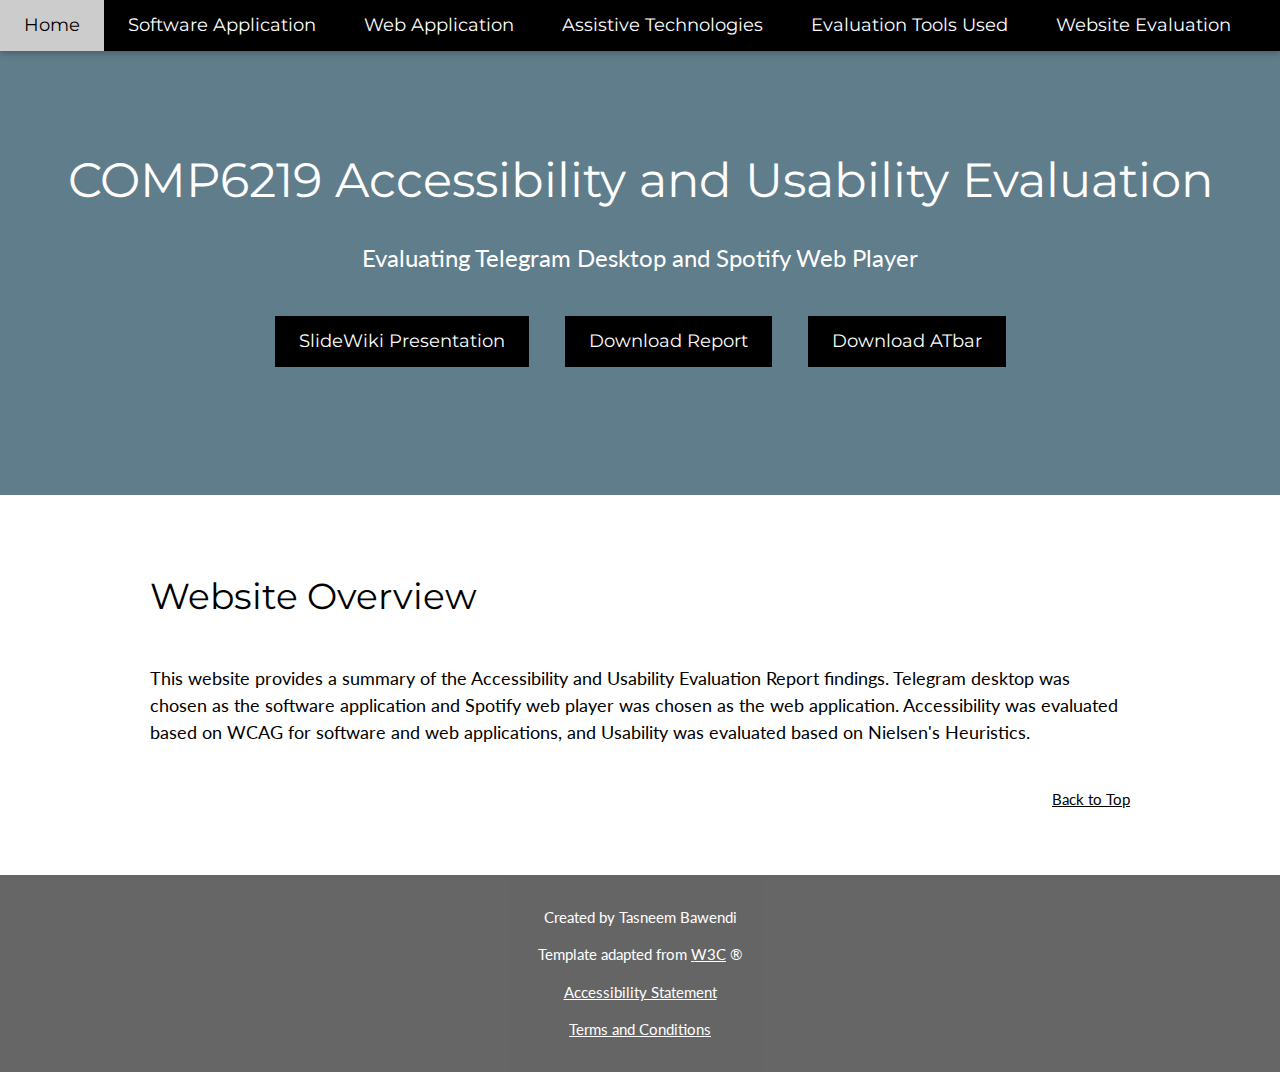
<file: index.html>
<!DOCTYPE html>
<html lang="en">
<title>COMP6219 Website</title>
<meta charset="UTF-8">
<meta name="viewport" content="width=device-width, initial-scale=1">
<link rel="stylesheet" href="w3.css">
<link rel="stylesheet" href="https://fonts.googleapis.com/css?family=Lato">
<link rel="stylesheet" href="https://fonts.googleapis.com/css?family=Montserrat">
<link rel="stylesheet" href="https://cdnjs.cloudflare.com/ajax/libs/font-awesome/4.7.0/css/font-awesome.min.css">
<style>
body,h1,h2,h3,h4,h5,h6 {font-family: "Lato", sans-serif}
.w3-bar,h1,button {font-family: "Montserrat", sans-serif}
.fa-anchor,.fa-coffee {font-size:200px}
</style>
<body>

<!-- Navbar -->
<div class="w3-top">
  <div class="w3-bar w3-black w3-card w3-left-align w3-large">
    <a class="w3-bar-item w3-button w3-hide-medium w3-hide-large w3-right w3-padding-large w3-hover-white w3-large w3-blue-grey" href="javascript:void(0);" onclick="myFunction()" title="Toggle Navigation Menu">Toggle Navigation Menu<i class="fa fa-bars"></i></a>
    <a href="index.html" class="w3-bar-item w3-button w3-padding-large w3-white">Home</a>
    <a href="telegram.html" class="w3-bar-item w3-button w3-hide-small w3-padding-large w3-hover-white">Software Application</a>
    <a href="spotify.html" class="w3-bar-item w3-button w3-hide-small w3-padding-large w3-hover-white">Web Application</a>
    <a href="assistivetech.html" class="w3-bar-item w3-button w3-hide-small w3-padding-large w3-hover-white">Assistive Technologies</a>
    <a href="tools.html" class="w3-bar-item w3-button w3-hide-small w3-padding-large w3-hover-white">Evaluation Tools Used</a>
    <a href="websiteaccessibility.html" class="w3-bar-item w3-button w3-hide-small w3-padding-large w3-hover-white">Website Evaluation</a>

  </div>

  <!-- Navbar on small screens -->
  <div id="navDemo" class="w3-bar-block w3-white w3-hide w3-hide-large w3-hide-medium w3-large">
    <a href="telegram.html" class="w3-bar-item w3-button w3-padding-large">Software Application</a>
    <a href="spotify.html" class="w3-bar-item w3-button w3-padding-large">Web Application</a>
    <a href="assistivetech.html" class="w3-bar-item w3-button w3-padding-large">Assistive Technologies</a>
    <a href="tools.html" class="w3-bar-item w3-button w3-padding-large">Evaluation Tools</a>
    <a href="websiteaccessibility.html" class="w3-bar-item w3-button w3-padding-large">Website Evaluation</a>
  </div>
</div>

<header class="w3-container w3-blue-grey w3-center" style="padding:128px 16px">
  <h1 class="w3-margin w3-xxxlarge">COMP6219 Accessibility and Usability Evaluation</h1>
  <p class="w3-xlarge">Evaluating Telegram Desktop and Spotify Web Player</p>
  <button onclick="location.href='https://slidewiki.org/deck/129429-1/comp6219-oral-presentation-tb9g16/deck/129429-1/'" class="w3-button w3-black w3-padding-large w3-large w3-margin-top w3-margin-right w3-margin-left">SlideWiki Presentation</button>
  <button onclick="location.href='https://drive.google.com/file/d/18xj0GdfCVFo0-KdSomIgg6z8AfVI7L2q/view?usp=sharing'" class="w3-button w3-black w3-padding-large w3-large w3-margin-top w3-margin-right w3-margin-left">Download Report</button>
  <button onclick="location.href='https://www.atbar.org/'" class="w3-button w3-black w3-padding-large w3-large w3-margin-top w3-margin-right w3-margin-left">Download ATbar</button>

</header>

<div class="w3-row-padding w3-padding-64 w3-container">
  <div class="w3-content">
      <h1>Website Overview</h1>
      <h5 class="w3-padding-32">This website provides a summary of the Accessibility and Usability Evaluation Report findings.
      Telegram desktop was chosen as the software application and Spotify web player was chosen as the web application.
      Accessibility was evaluated based on WCAG for software and web applications, and Usability was evaluated based on Nielsen's Heuristics. </h5>
      <div class="w3-right">
        <a href="#" class="back_to_top"> Back to Top</a>
      </div>
    </div>

</div>

<footer class="w3-container w3-black w3-padding-16 w3-center w3-opacity">
 <p>Created by Tasneem Bawendi</p>
 <p>Template adapted from <a href="https://www.w3schools.com/w3css/w3css_templates.asp" target="_blank">W3C</a> ®</p>
 <p><a href="accessibilityStatement.html" target="_blank">Accessibility Statement</a></p>
 <p><a href="https://www.termsfeed.com/terms-conditions/81574f91f42cd8895207a1f52e9bad9a" target="_blank">Terms and Conditions</a></p>
</footer>

<script>
// Used to toggle the menu on small screens when clicking on the menu button
function myFunction() {
  var x = document.getElementById("navDemo");
  if (x.className.indexOf("w3-show") == -1) {
    x.className += " w3-show";
  } else {
    x.className = x.className.replace(" w3-show", "");
  }
}
</script>

</body>
</html>
</file>
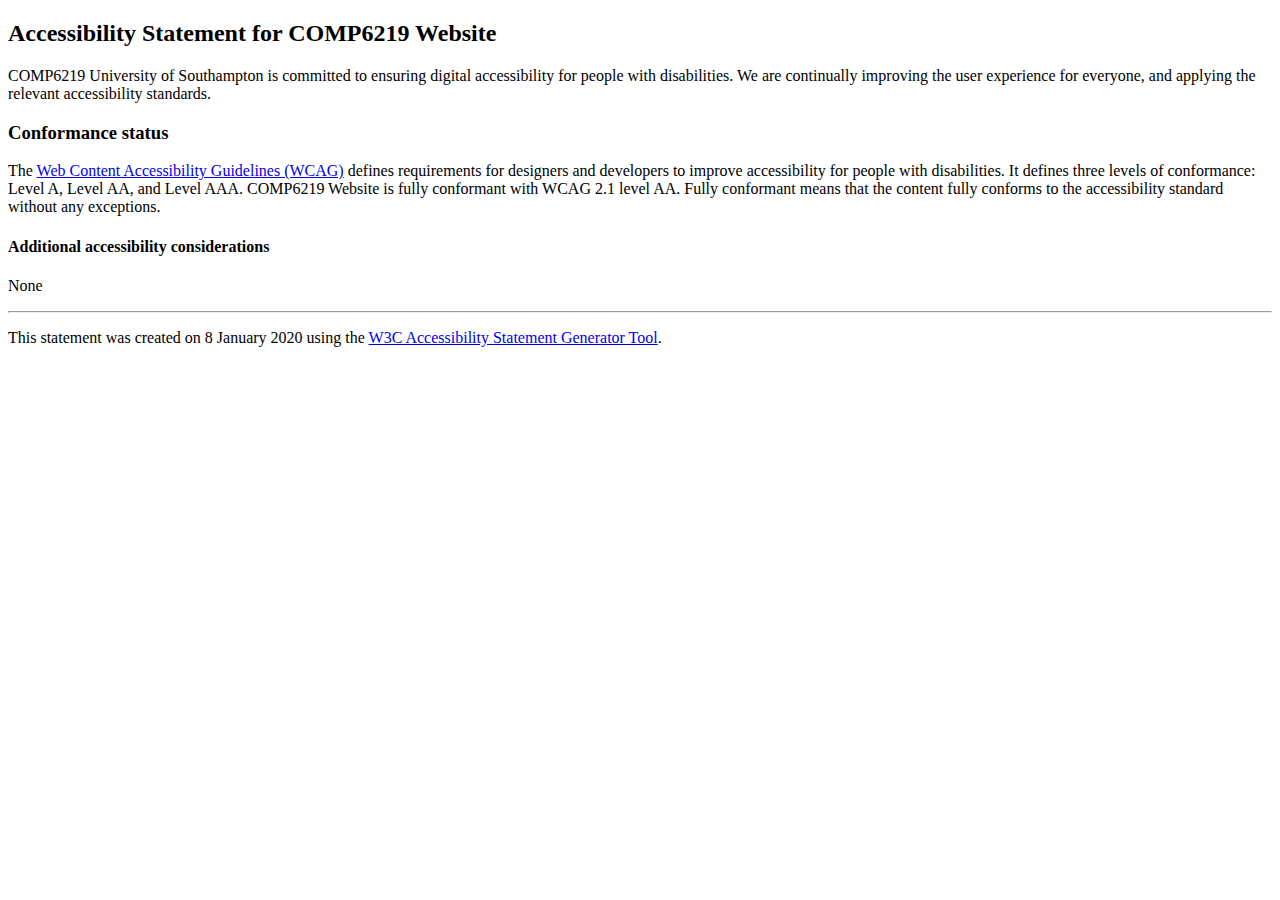
<file: accessibilityStatement.html>
<!DOCTYPE html>
<title>Accessibility Statement</title>
<html lang="en">
<h2>Accessibility Statement for <span class="basic-information website-name">COMP6219 Website</span></h2>
<p>
	<span class="basic-information organization-name">COMP6219 University of Southampton</span>
	is committed to ensuring digital accessibility for people with disabilities.
	We are continually improving the user experience for everyone, and applying the relevant accessibility standards.
</p>
<h3>Conformance status</h3>
<p>
	The <a href="https://www.w3.org/WAI/standards-guidelines/wcag/">Web Content Accessibility Guidelines (WCAG)</a> defines requirements for designers and developers to improve accessibility for people with disabilities. It defines three levels of conformance: Level A, Level AA, and Level AAA.
	<span class="basic-information website-name">COMP6219 Website</span>
	is
	<span class="basic-information conformance-status" data-printfilter="lowercase">fully conformant</span>
	with
	<span class="basic-information conformance-standard"><span data-negate="">WCAG 2.1 level AA</span>.</span>
	<span>
	<span class="basic-information conformance-status">Fully conformant</span>
	means that
	<span class="basic-information conformance-meaning">the content fully conforms to the accessibility standard without any exceptions</span>.
</span>
</p>
<h4>Additional accessibility considerations</h4>
<p class="basic-information conformance-additions">None</p>
<hr>
<p>
	This statement was created on
	<span class="basic-information statement-created-date">8 January 2020</span>
	using the <a href="https://www.w3.org/WAI/planning/statements/">W3C Accessibility Statement Generator Tool</a>.
</p>
</file>
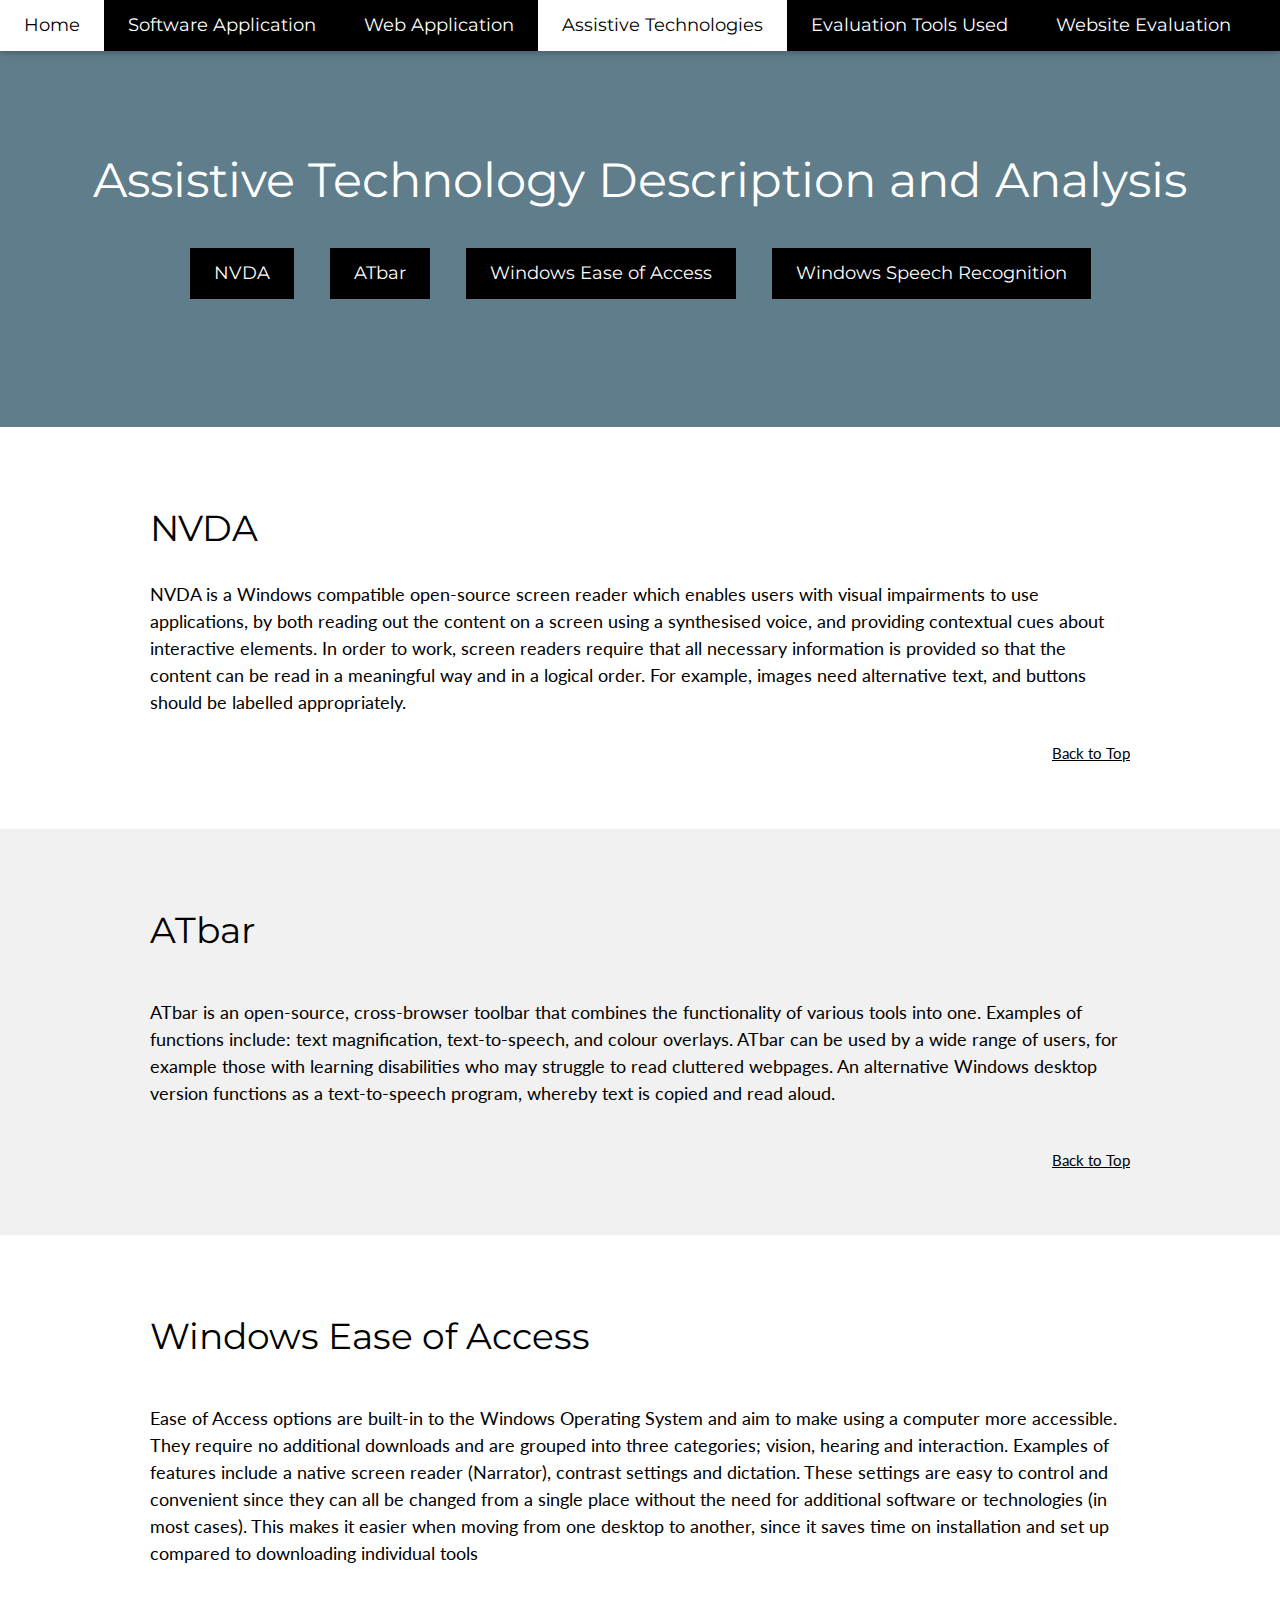
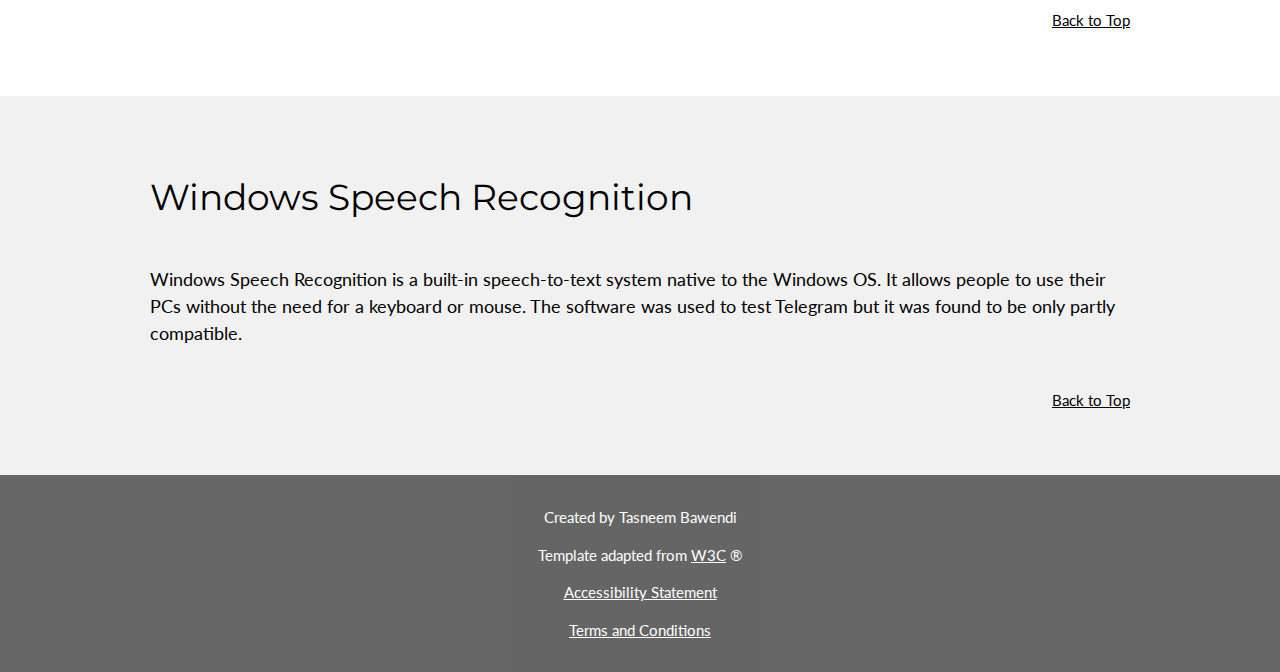
<file: assistivetech.html>
<!DOCTYPE html>
<html lang="en">
<title>COMP6219 Website: Assistive Tech</title>
<meta charset="UTF-8">
<meta name="viewport" content="width=device-width, initial-scale=1">
<link rel="stylesheet" href="w3.css">
<link rel="stylesheet" href="https://fonts.googleapis.com/css?family=Lato">
<link rel="stylesheet" href="https://fonts.googleapis.com/css?family=Montserrat">
<link rel="stylesheet" href="https://cdnjs.cloudflare.com/ajax/libs/font-awesome/4.7.0/css/font-awesome.min.css">
<style>
body,h1,h2,h3,h4,h5,h6 {font-family: "Lato", sans-serif}
.w3-bar,h1,button {font-family: "Montserrat", sans-serif}
.fa-anchor,.fa-coffee {font-size:200px}
</style>
<body>

<!-- Navbar -->
<div class="w3-top">
  <div class="w3-bar w3-black w3-card w3-left-align w3-large">
    <a class="w3-bar-item w3-button w3-hide-medium w3-hide-large w3-right w3-padding-large w3-hover-white w3-large w3-blue-grey" href="javascript:void(0);" onclick="myFunction()" title="Toggle Navigation Menu">Toggle Navigation Menu<i class="fa fa-bars"></i></a>
    <a href="index.html" class="w3-bar-item w3-button w3-padding-large w3-hover-white">Home</a>
    <a href="telegram.html" class="w3-bar-item w3-button w3-hide-small w3-padding-large w3-hover-white">Software Application</a>
    <a href="spotify.html" class="w3-bar-item w3-button w3-hide-small w3-padding-large w3-hover-white">Web Application</a>
    <a href="assistivetech.html" class="w3-bar-item w3-button w3-hide-small w3-padding-large w3-white w3-hover-white">Assistive Technologies</a>
    <a href="tools.html" class="w3-bar-item w3-button w3-hide-small w3-padding-large w3-hover-white">Evaluation Tools Used</a>
    <a href="websiteaccessibility.html" class="w3-bar-item w3-button w3-hide-small w3-padding-large w3-hover-white">Website Evaluation</a>

  </div>

  <!-- Navbar on small screens -->
  <div id="navDemo" class="w3-bar-block w3-white w3-hide w3-hide-large w3-hide-medium w3-large">
    <a href="telegram.html" class="w3-bar-item w3-button w3-padding-large">Software Application</a>
    <a href="spotify.html" class="w3-bar-item w3-button w3-padding-large">Web Application</a>
    <a href="assistivetech.html" class="w3-bar-item w3-button w3-padding-large">Assistive Technologies</a>
    <a href="tools.html" class="w3-bar-item w3-button w3-padding-large">Evaluation Tools</a>
    <a href="websiteaccessibility.html" class="w3-bar-item w3-button w3-padding-large">Website Evaluation</a>
  </div>
</div>

<!-- Header -->
<header class="w3-container w3-blue-grey w3-center" style="padding:128px 16px">
  <h1 class="w3-margin w3-xxxlarge">Assistive Technology Description and Analysis</h1>
  <button onclick="location.href='#nvda'" class="w3-button w3-black w3-padding-large w3-large w3-margin-top w3-margin-right w3-margin-left">NVDA</button>
  <button onclick="location.href='#atbar'" class="w3-button w3-black w3-padding-large w3-large w3-margin-top w3-margin-right w3-margin-left">ATbar</button>
  <button onclick="location.href='#ease'" class="w3-button w3-black w3-padding-large w3-large w3-margin-top w3-margin-right w3-margin-left">Windows Ease of Access</button>
  <button onclick="location.href='#speechrecognition'" class="w3-button w3-black w3-padding-large w3-large w3-margin-top w3-margin-right w3-margin-left">Windows Speech Recognition</button>
</header>

<!-- First Grid -->
<div class="w3-row-padding w3-padding-64 w3-container" id="nvda">
  <div class="w3-content">
      <h1>NVDA</h1>
      <h5 class="w3-padding-16">NVDA is a Windows compatible open-source screen reader which enables users with visual impairments to use applications, by both reading out the content on a screen using a synthesised voice, and providing contextual cues about interactive elements.
In order to work, screen readers require that all necessary information is provided so that the content can be read in a meaningful way and in a logical order. For example, images need alternative text, and buttons should be labelled appropriately.
</h5>
<div class="w3-right">
  <a href="#" class="back_to_top"> Back to Top</a>
</div>



  </div>
</div>

<!-- Second Grid -->
<div class="w3-row-padding w3-light-grey w3-padding-64 w3-container" id="atbar">
  <div class="w3-content">
      <h1>ATbar</h1>
      <h5 class="w3-padding-32">ATbar is an open-source, cross-browser toolbar that combines the functionality of various tools into one. Examples of functions include: text magnification, text-to-speech, and colour overlays.
        ATbar can be used by a wide range of users, for example those with learning disabilities who may struggle to read cluttered webpages. An alternative Windows desktop version functions as a text-to-speech program, whereby text is copied and read aloud. </h5>
        <div class="w3-right">
          <a href="#" class="back_to_top"> Back to Top</a>
        </div>
  </div>
</div>

<!-- First Grid -->
<div class="w3-row-padding w3-padding-64 w3-container" id="ease">
  <div class="w3-content">
      <h1>Windows Ease of Access</h1>
      <h5 class="w3-padding-32">Ease of Access options are built-in to the Windows Operating System and aim to make using a computer more accessible. They require no additional downloads and are grouped into three categories; vision, hearing and interaction. Examples of features include a native screen reader (Narrator), contrast settings and dictation.
These settings are easy to control and convenient since they can all be changed from a single place without the need for additional software or technologies (in most cases). This makes it easier when moving from one desktop to another, since it saves time on installation and set up compared to downloading individual tools
</h5>
<div class="w3-right">
  <a href="#" class="back_to_top"> Back to Top</a>
</div>

  </div>
</div>

<!-- Second Grid -->
<div class="w3-row-padding w3-light-grey w3-padding-64 w3-container" id="speechrecognition">
  <div class="w3-content">
      <h1>Windows Speech Recognition</h1>
      <h5 class="w3-padding-32">Windows Speech Recognition is a built-in speech-to-text system native to the Windows OS. It allows people to use their PCs without the need for a keyboard or mouse.
        The software was used to test Telegram but it was found to be only partly compatible. </h5>
        <div class="w3-right">
          <a href="#" class="back_to_top"> Back to Top</a>
        </div>

  </div>
</div>


<!-- Footer -->
<footer class="w3-container w3-black w3-padding-16 w3-center w3-opacity">
 <p>Created by Tasneem Bawendi</p>
 <p>Template adapted from <a href="https://www.w3schools.com/w3css/w3css_templates.asp" target="_blank">W3C</a> ®</p>
 <p><a href="accessibilityStatement.html" target="_blank">Accessibility Statement</a></p>
 <p><a href="https://www.termsfeed.com/terms-conditions/81574f91f42cd8895207a1f52e9bad9a" target="_blank">Terms and Conditions</a></p>
</footer>

<script>
// Used to toggle the menu on small screens when clicking on the menu button
function myFunction() {
  var x = document.getElementById("navDemo");
  if (x.className.indexOf("w3-show") == -1) {
    x.className += " w3-show";
  } else {
    x.className = x.className.replace(" w3-show", "");
  }
}
</script>

</body>
</html>
</file>
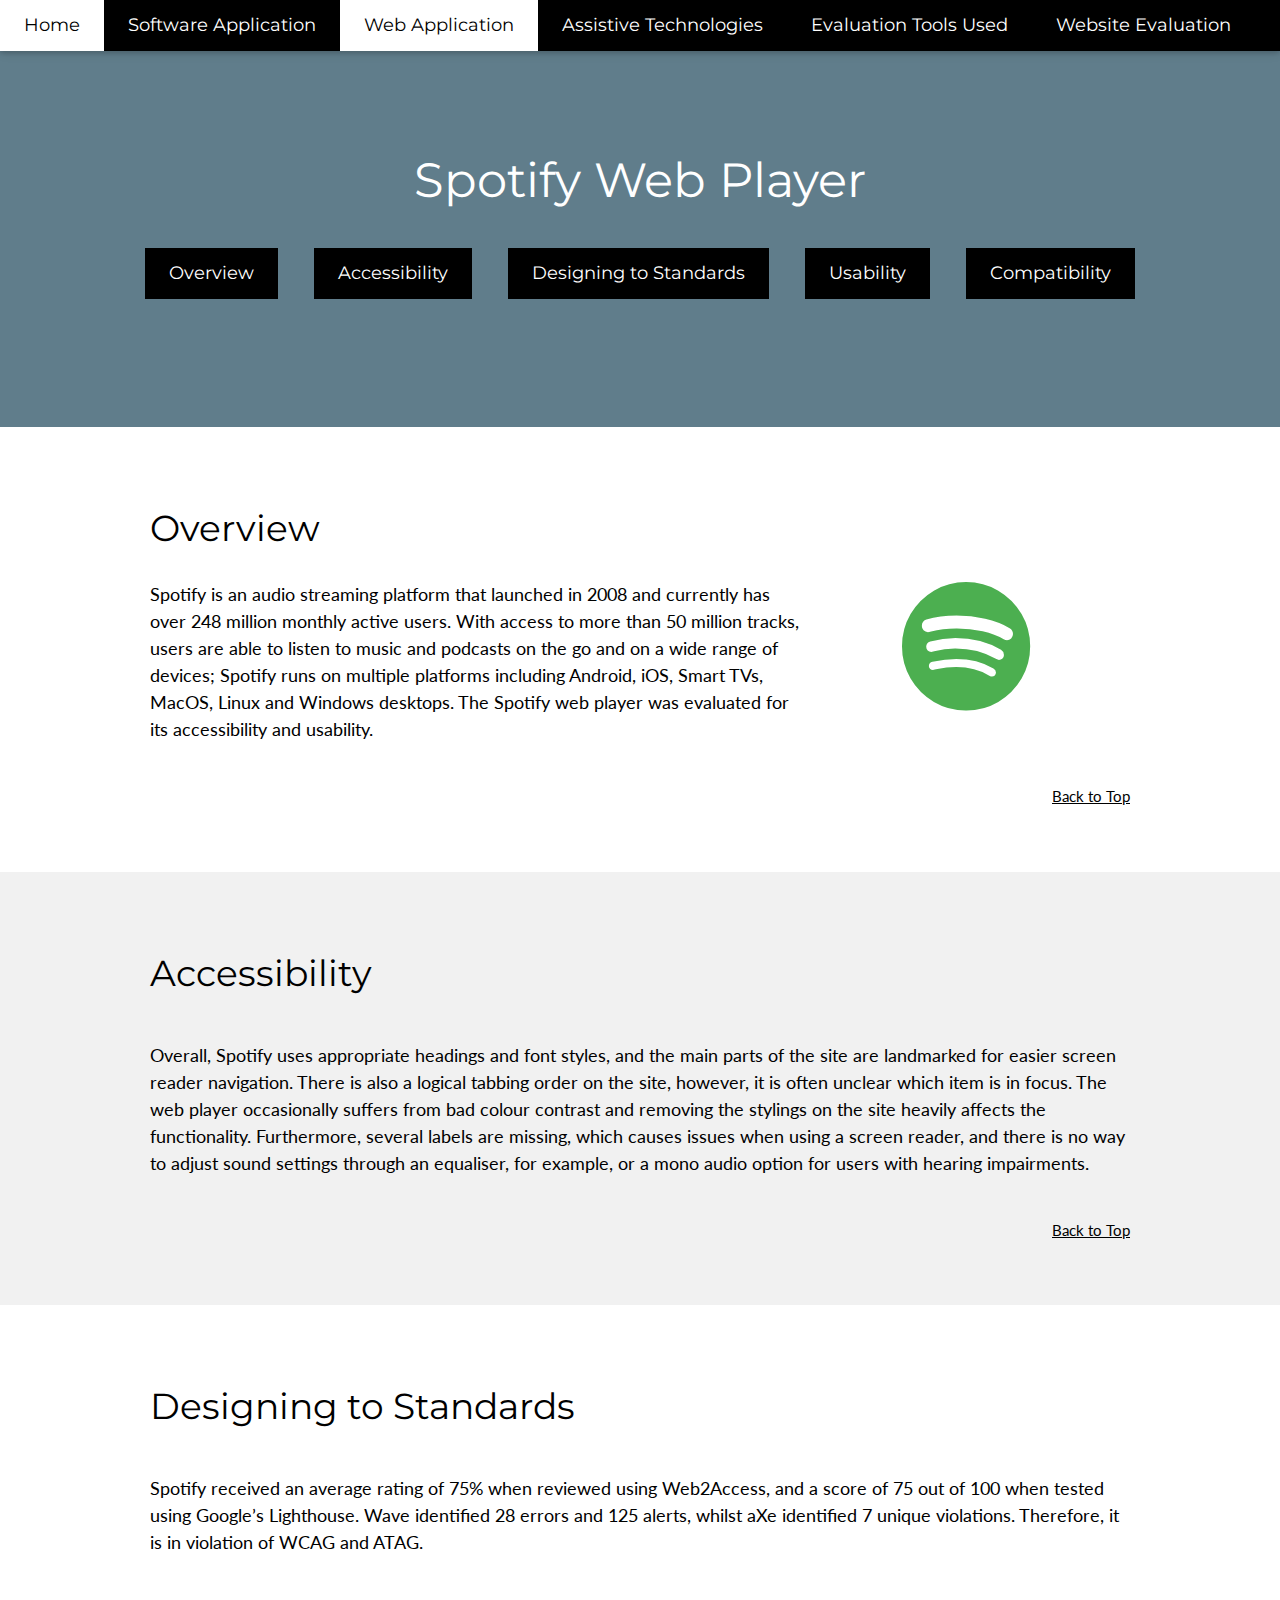
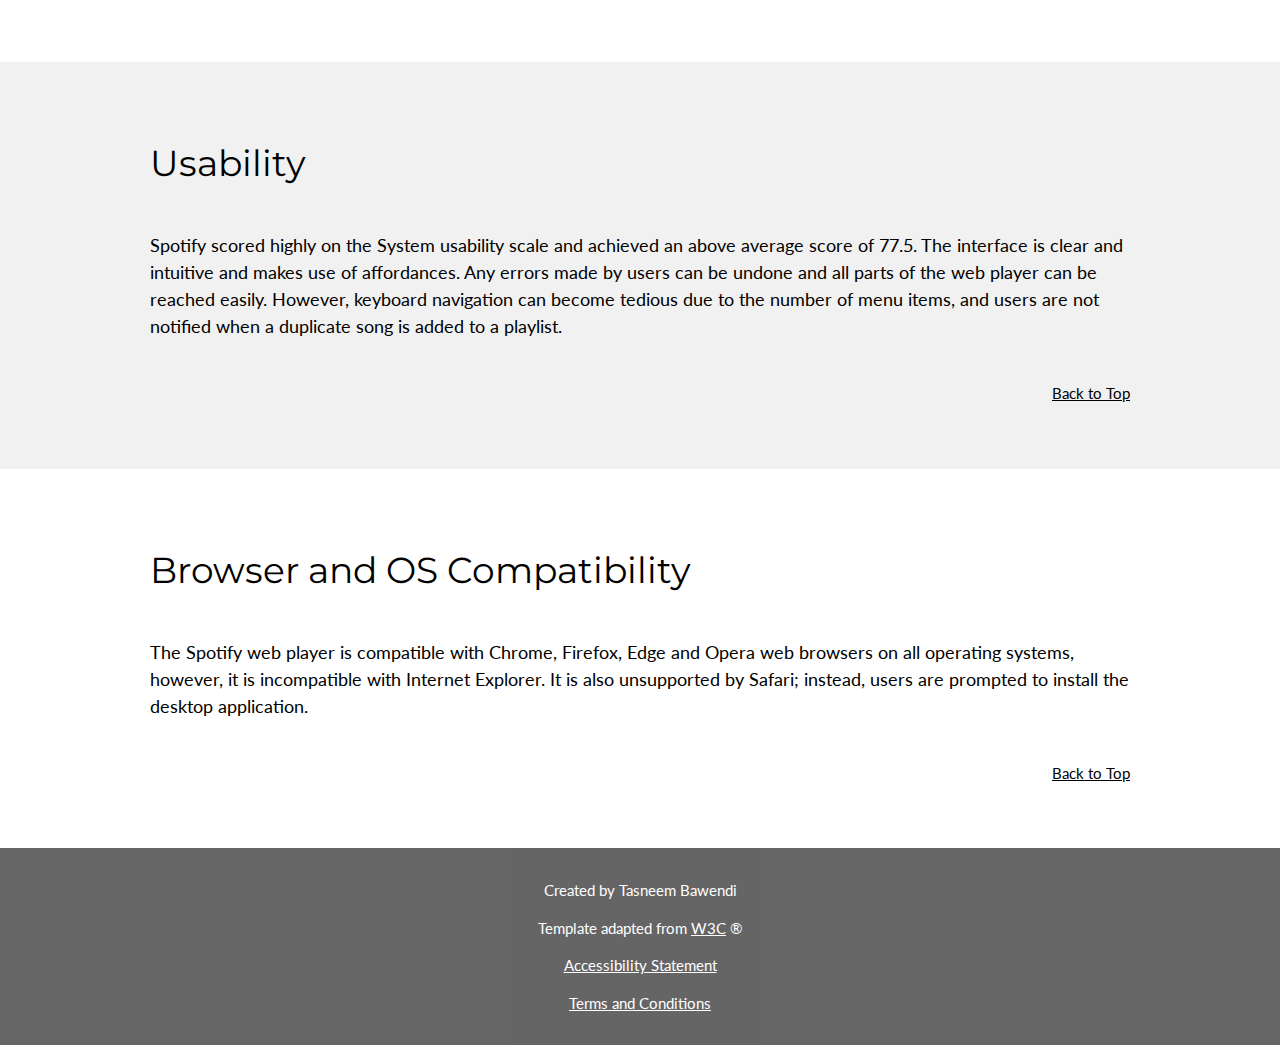
<file: spotify.html>
<!DOCTYPE html>
<html lang="en">
<title>COMP6219 Website: Spotify</title>
<meta charset="UTF-8">
<meta name="viewport" content="width=device-width, initial-scale=1">
<link rel="stylesheet" href="w3.css">
<link rel="stylesheet" href="https://fonts.googleapis.com/css?family=Lato">
<link rel="stylesheet" href="https://fonts.googleapis.com/css?family=Montserrat">
<link rel="stylesheet" href="https://cdnjs.cloudflare.com/ajax/libs/font-awesome/4.7.0/css/font-awesome.min.css">
<style>
body,h1,h2,h3,h4,h5,h6 {font-family: "Lato", sans-serif}
.w3-bar,h1,button {font-family: "Montserrat", sans-serif}
.fa-anchor,.fa-coffee {font-size:200px}
</style>
<body>

<!-- Navbar -->
<div class="w3-top">
  <div class="w3-bar w3-black w3-card w3-left-align w3-large">
    <a class="w3-bar-item w3-button w3-hide-medium w3-hide-large w3-right w3-padding-large w3-hover-white w3-large w3-blue-grey" href="javascript:void(0);" onclick="myFunction()" title="Toggle Navigation Menu">Toggle Navigation Menu<i class="fa fa-bars"></i></a>
    <a href="index.html" class="w3-bar-item w3-button w3-padding-large w3-hover-white">Home</a>
    <a href="telegram.html" class="w3-bar-item w3-button w3-hide-small w3-padding-large w3-hover-white ">Software Application</a>
    <a href="spotify.html" class="w3-bar-item w3-button w3-hide-small w3-padding-large w3-white w3-hover-white">Web Application</a>
    <a href="assistivetech.html" class="w3-bar-item w3-button w3-hide-small w3-padding-large w3-hover-white">Assistive Technologies</a>
    <a href="tools.html" class="w3-bar-item w3-button w3-hide-small w3-padding-large w3-hover-white">Evaluation Tools Used</a>
    <a href="websiteaccessibility.html" class="w3-bar-item w3-button w3-hide-small w3-padding-large w3-hover-white">Website Evaluation</a>

  </div>

  <!-- Navbar on small screens -->
  <div id="navDemo" class="w3-bar-block w3-white w3-hide w3-hide-large w3-hide-medium w3-large">
    <a href="telegram.html" class="w3-bar-item w3-button w3-padding-large">Software Application</a>
    <a href="spotify.html" class="w3-bar-item w3-button w3-padding-large">Web Application</a>
    <a href="assistivetech.html" class="w3-bar-item w3-button w3-padding-large">Assistive Technologies</a>
    <a href="tools.html" class="w3-bar-item w3-button w3-padding-large">Evaluation Tools</a>
    <a href="websiteaccessibility.html" class="w3-bar-item w3-button w3-padding-large">Website Evaluation</a>
  </div>
</div>

<!-- Header -->
<header class="w3-container w3-blue-grey w3-center" style="padding:128px 16px">
  <h1 class="w3-margin w3-xxxlarge">Spotify Web Player</h1>
  <button onclick="location.href='#spotifyOverview'" class="w3-button w3-black w3-padding-large w3-large w3-margin-top w3-margin-right w3-margin-left">Overview</button>
  <button onclick="location.href='#spotifyAccessibility'" class="w3-button w3-black w3-padding-large w3-large w3-margin-top w3-margin-right w3-margin-left">Accessibility</button>
  <button onclick="location.href='#spotifyStandards'" class="w3-button w3-black w3-padding-large w3-large w3-margin-top w3-margin-right w3-margin-left">Designing to Standards</button>
  <button onclick="location.href='#spotifyUsability'" class="w3-button w3-black w3-padding-large w3-large w3-margin-top w3-margin-right w3-margin-left">Usability</button>
  <button onclick="location.href='#spotifyCompatibility'" class="w3-button w3-black w3-padding-large w3-large w3-margin-top w3-margin-right w3-margin-left">Compatibility</button>
</header>

<!-- First Grid -->
<div class="w3-row-padding w3-padding-64 w3-container" id="spotifyOverview">
  <div class="w3-content">
    <div class="w3-twothird">
      <h1>Overview</h1>
      <h5 class="w3-padding-16">Spotify is an audio streaming platform that launched in 2008 and currently has over 248 million monthly active users.
        With access to more than 50 million tracks, users are able to listen to music and podcasts on the go and on a wide range of devices;
        Spotify runs on multiple platforms including Android, iOS, Smart TVs, MacOS, Linux and Windows desktops.
        The Spotify web player was evaluated for its accessibility and usability. </h5>

    </div>
    <div class="w3-third w3-center">
      <i style="font-size:150px;" class="fa fa-spotify fa-5x  w3-padding-64 w3-margin-top w3-text-green" title="Spotify Logo" ></i>
    </div>
    <div class="w3-right">
      <a href="#" class="back_to_top"> Back to Top</a>
    </div>
  </div>
</div>

<!-- Second Grid -->
<div class="w3-row-padding w3-light-grey w3-padding-64 w3-container" id="spotifyAccessibility">
  <div class="w3-content">


      <h1>Accessibility</h1>
      <h5 class="w3-padding-32">
Overall, Spotify uses appropriate headings and font styles, and the main parts of the site are landmarked for easier screen reader navigation. There is also a logical tabbing order on the site, however, it is often unclear which item is in focus.  The web player occasionally suffers from bad colour contrast and removing the stylings on the site heavily affects the functionality. Furthermore, several labels are missing, which causes issues when using a screen reader, and there is no way to adjust sound settings through an equaliser, for example, or a mono audio option for users with hearing impairments.
      </h5>
      <div class="w3-right">
        <a href="#" class="back_to_top"> Back to Top</a>
      </div>
  </div>
  </div>

<div class="w3-row-padding w3-padding-64 w3-container" id="spotifyStandards">
  <div class="w3-content">
      <h1>Designing to Standards</h1>
      <h5 class="w3-padding-32"> Spotify received an average rating of 75% when reviewed using Web2Access, and a score of 75 out of 100 when tested using Google’s Lighthouse. Wave identified 28 errors and 125 alerts, whilst aXe identified 7 unique violations. Therefore, it is in violation of WCAG and ATAG.</h5>
  </div>
</div>

<div class="w3-row-padding w3-light-grey w3-padding-64 w3-container" id="spotifyUsability">
  <div class="w3-content">


      <h1>Usability</h1>
      <h5 class="w3-padding-32">Spotify scored highly on the System usability scale and achieved an above average score of 77.5. The interface is clear and intuitive and makes use of affordances. Any errors made by users can be undone and all parts of the web player can be reached easily. However, keyboard navigation can become tedious due to the number of menu items, and users are not notified when a duplicate song is added to a playlist.</h5>
      <div class="w3-right">
        <a href="#" class="back_to_top"> Back to Top</a>
      </div>
  </div>
</div>

<div class="w3-row-padding w3-padding-64 w3-container" id="spotifyCompatibility">
  <div class="w3-content">
      <h1>Browser and OS Compatibility</h1>
      <h5 class="w3-padding-32">
        The Spotify web player is compatible with Chrome, Firefox, Edge and Opera web browsers on all operating systems, however, it is incompatible with Internet Explorer.  It is also unsupported by Safari; instead, users are prompted to install the desktop application.
      </h5>
      <div class="w3-right">
        <a href="#" class="back_to_top"> Back to Top</a>
      </div>

  </div>
</div>


<!-- Footer -->
<footer class="w3-container w3-black w3-padding-16 w3-center w3-opacity">
 <p>Created by Tasneem Bawendi</p>
 <p>Template adapted from <a href="https://www.w3schools.com/w3css/w3css_templates.asp" target="_blank">W3C</a> ®</p>
 <p><a href="accessibilityStatement.html" target="_blank">Accessibility Statement</a></p>
 <p><a href="https://www.termsfeed.com/terms-conditions/81574f91f42cd8895207a1f52e9bad9a" target="_blank">Terms and Conditions</a></p>
</footer>

<script>
// Used to toggle the menu on small screens when clicking on the menu button
function myFunction() {
  var x = document.getElementById("navDemo");
  if (x.className.indexOf("w3-show") == -1) {
    x.className += " w3-show";
  } else {
    x.className = x.className.replace(" w3-show", "");
  }
}
</script>

</body>
</html>
</file>
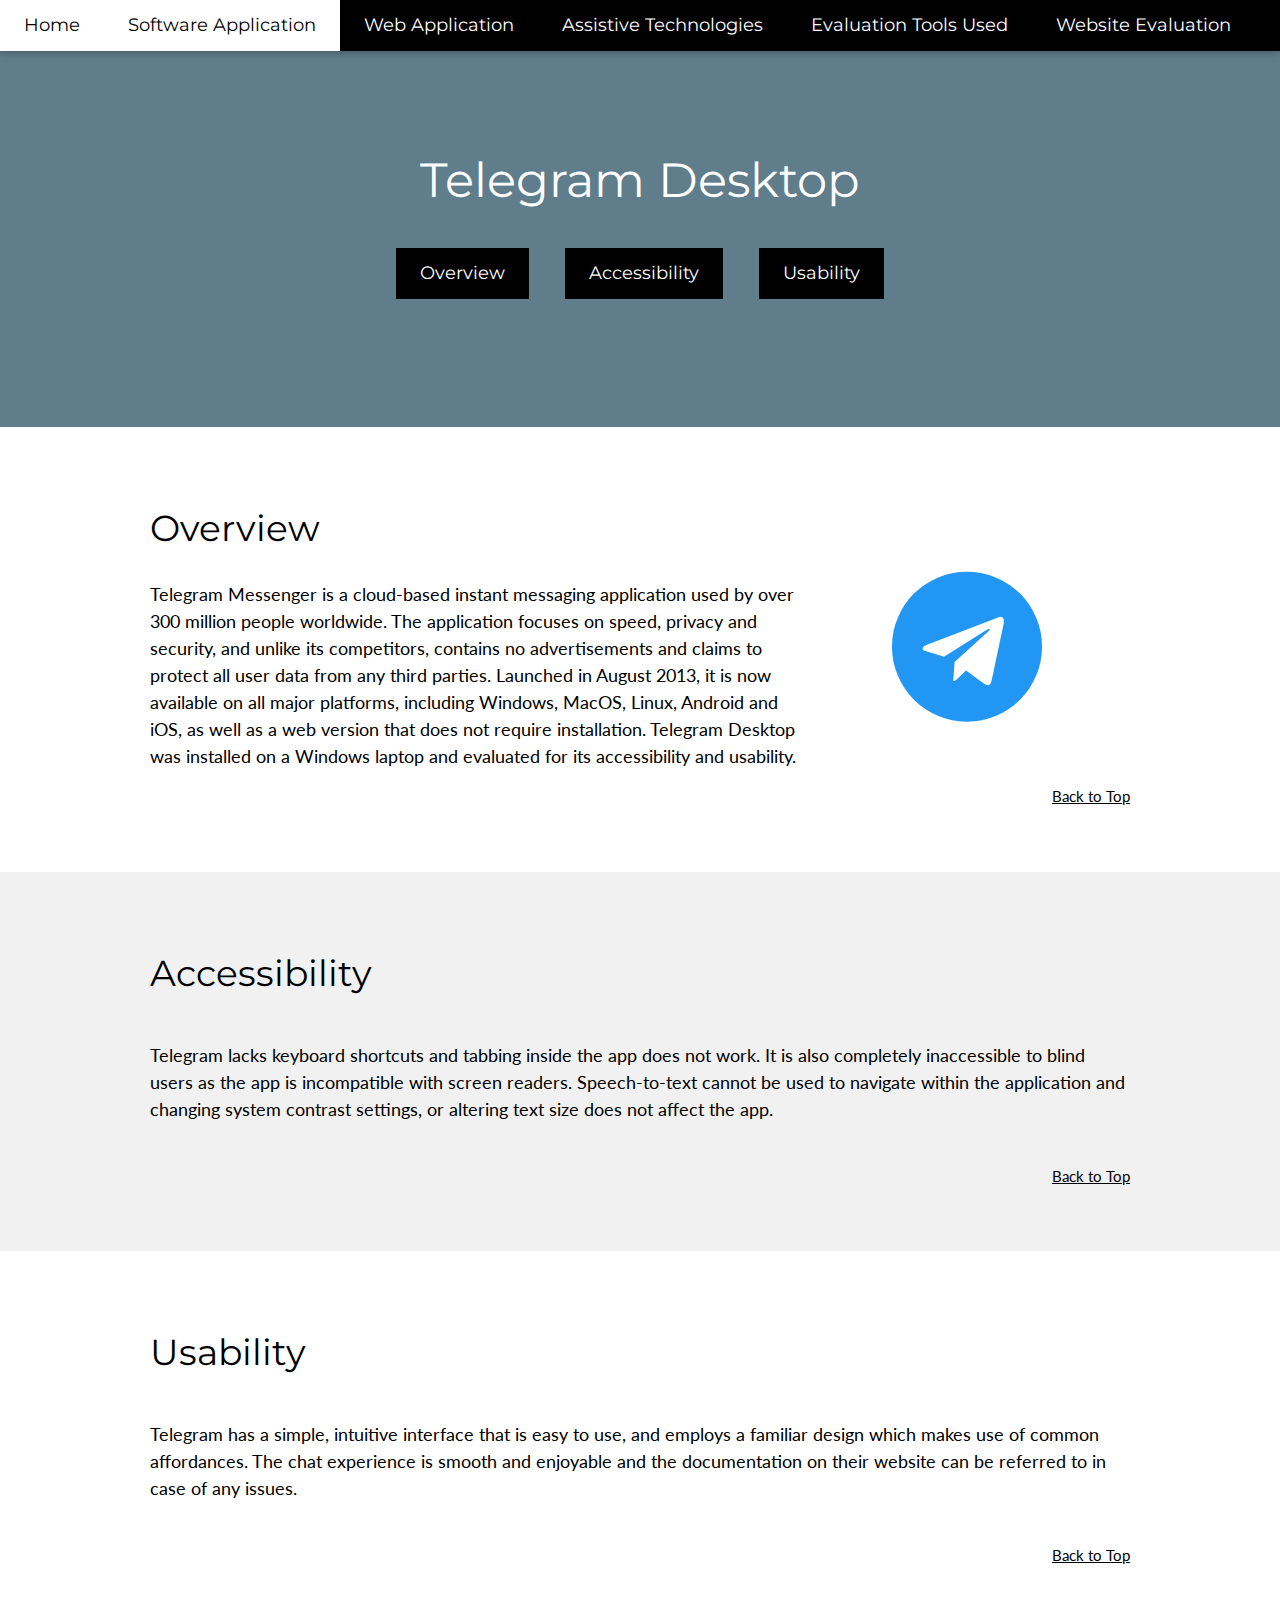
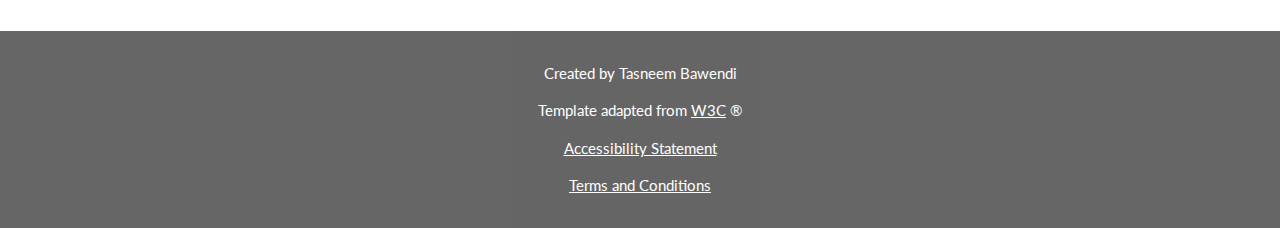
<file: telegram.html>
<!DOCTYPE html>
<html lang="en">
<title>COMP6219 Website: Telegram</title>
<meta charset="UTF-8">
<meta name="viewport" content="width=device-width, initial-scale=1">
<link rel="stylesheet" href="w3.css">
<link rel="stylesheet" href="https://fonts.googleapis.com/css?family=Lato">
<link rel="stylesheet" href="https://fonts.googleapis.com/css?family=Montserrat">
<link rel="stylesheet" href="https://cdnjs.cloudflare.com/ajax/libs/font-awesome/4.7.0/css/font-awesome.min.css">
<style>
body,h1,h2,h3,h4,h5,h6 {font-family: "Lato", sans-serif}
.w3-bar,h1,button {font-family: "Montserrat", sans-serif}
.fa-anchor,.fa-coffee {font-size:200px}
</style>
<body>

  <!-- Navbar -->
  <div class="w3-top">
    <div class="w3-bar w3-black w3-card w3-left-align w3-large">
      <a class="w3-bar-item w3-button w3-hide-medium w3-hide-large w3-right w3-padding-large w3-hover-white w3-large w3-blue-grey" href="javascript:void(0);" onclick="myFunction()" title="Toggle Navigation Menu">Toggle Navigation Menu<i class="fa fa-bars"></i></a>
      <a href="index.html" class="w3-bar-item w3-button w3-padding-large w3-hover-white">Home</a>
      <a href="telegram.html" class="w3-bar-item w3-button w3-hide-small w3-padding-large w3-white w3-hover-white ">Software Application</a>
      <a href="spotify.html" class="w3-bar-item w3-button w3-hide-small w3-padding-large w3-hover-white">Web Application</a>
      <a href="assistivetech.html" class="w3-bar-item w3-button w3-hide-small w3-padding-large w3-hover-white">Assistive Technologies</a>
      <a href="tools.html" class="w3-bar-item w3-button w3-hide-small w3-padding-large w3-hover-white">Evaluation Tools Used</a>
      <a href="websiteaccessibility.html" class="w3-bar-item w3-button w3-hide-small w3-padding-large w3-hover-white">Website Evaluation</a>

    </div>

    <!-- Navbar on small screens -->
    <div id="navDemo" class="w3-bar-block w3-white w3-hide w3-hide-large w3-hide-medium w3-large">
      <a href="telegram.html" class="w3-bar-item w3-button w3-padding-large">Software Application</a>
      <a href="spotify.html" class="w3-bar-item w3-button w3-padding-large">Web Application</a>
      <a href="assistivetech.html" class="w3-bar-item w3-button w3-padding-large">Assistive Technologies</a>
      <a href="tools.html" class="w3-bar-item w3-button w3-padding-large">Evaluation Tools</a>
      <a href="websiteaccessibility.html" class="w3-bar-item w3-button w3-padding-large">Website Evaluation</a>
    </div>
  </div>

  <!-- Header -->
  <header class="w3-container w3-blue-grey w3-center" style="padding:128px 16px">
    <h1 class="w3-margin w3-xxxlarge">Telegram Desktop</h1>
    <button onclick="location.href='#telegramOverview'" class="w3-button w3-black w3-padding-large w3-large w3-margin-top w3-margin-right w3-margin-left">Overview</button>
    <button onclick="location.href='#telegramAccessibility'" class="w3-button w3-black w3-padding-large w3-large w3-margin-top w3-margin-right w3-margin-left">Accessibility</button>
    <button onclick="location.href='#telegramUsability'" class="w3-button w3-black w3-padding-large w3-large w3-margin-top w3-margin-right w3-margin-left">Usability</button>
  </header>

  <!-- First Grid -->
  <div class="w3-row-padding w3-padding-64 w3-container" id="telegramOverview">
    <div class="w3-content">
      <div class="w3-twothird">
        <h1>Overview</h1>
        <h5 class="w3-padding-16">Telegram Messenger is a cloud-based instant messaging application used by over 300 million people worldwide.
          The application focuses on speed, privacy and security, and unlike its competitors, contains no advertisements and claims to protect all user data from any third parties.
          Launched in August 2013, it is now available on all major platforms, including Windows, MacOS, Linux, Android and iOS, as well as a web version that does not require installation.
          Telegram Desktop was installed on a Windows laptop and evaluated for its accessibility and usability.
        </h5>
      </div>

      <div class="w3-third w3-center">
        <i style="font-size:150px;" class="fa fa-telegram fa-5x  w3-padding-64 w3-margin-top w3-text-blue" title="Telegram Logo"></i>
      </div>
      <div class="w3-right">
        <a href="#" class="back_to_top"> Back to Top</a>
      </div>
    </div>

  </div>

  <!-- Second Grid -->
  <div class="w3-row-padding w3-light-grey w3-padding-64 w3-container" id="telegramAccessibility">
    <div class="w3-content">

      <h1>Accessibility</h1>
      <h5 class="w3-padding-32">
        Telegram lacks keyboard shortcuts and tabbing inside the app does not work. It is also completely inaccessible to blind users as the app is incompatible with screen readers. Speech-to-text cannot be used to navigate within the application and changing system contrast settings, or altering text size does not affect the app.
      </h5>
      <div class="w3-right">
        <a href="#" class="back_to_top"> Back to Top</a>
      </div>

    </div>

  </div>


  <div class="w3-row-padding w3-padding-64 w3-container" id="telegramUsability">
    <div class="w3-content">
      <h1>Usability</h1>
      <h5 class="w3-padding-32">
        Telegram has a simple, intuitive interface that is easy to use, and employs a familiar design which makes use of common affordances. The chat experience is smooth and enjoyable and the documentation on their website can be referred to in case of any issues.
      </h5>
      <div class="w3-right">
        <a href="#" class="back_to_top"> Back to Top</a>
      </div>
    </div>

  </div>


  <!-- Footer -->
  <footer class="w3-container w3-black w3-padding-16 w3-center w3-opacity">
    <p>Created by Tasneem Bawendi</p>
    <p>Template adapted from <a href="https://www.w3schools.com/w3css/w3css_templates.asp" target="_blank">W3C</a> ®</p>
    <p><a href="accessibilityStatement.html" target="_blank">Accessibility Statement</a></p>
    <p><a href="https://www.termsfeed.com/terms-conditions/81574f91f42cd8895207a1f52e9bad9a" target="_blank">Terms and Conditions</a></p>
  </footer>

  <script>
  // Used to toggle the menu on small screens when clicking on the menu button
  function myFunction() {
    var x = document.getElementById("navDemo");
    if (x.className.indexOf("w3-show") == -1) {
      x.className += " w3-show";
    } else {
      x.className = x.className.replace(" w3-show", "");
    }
  }
  </script>

</body>
</html>
</file>
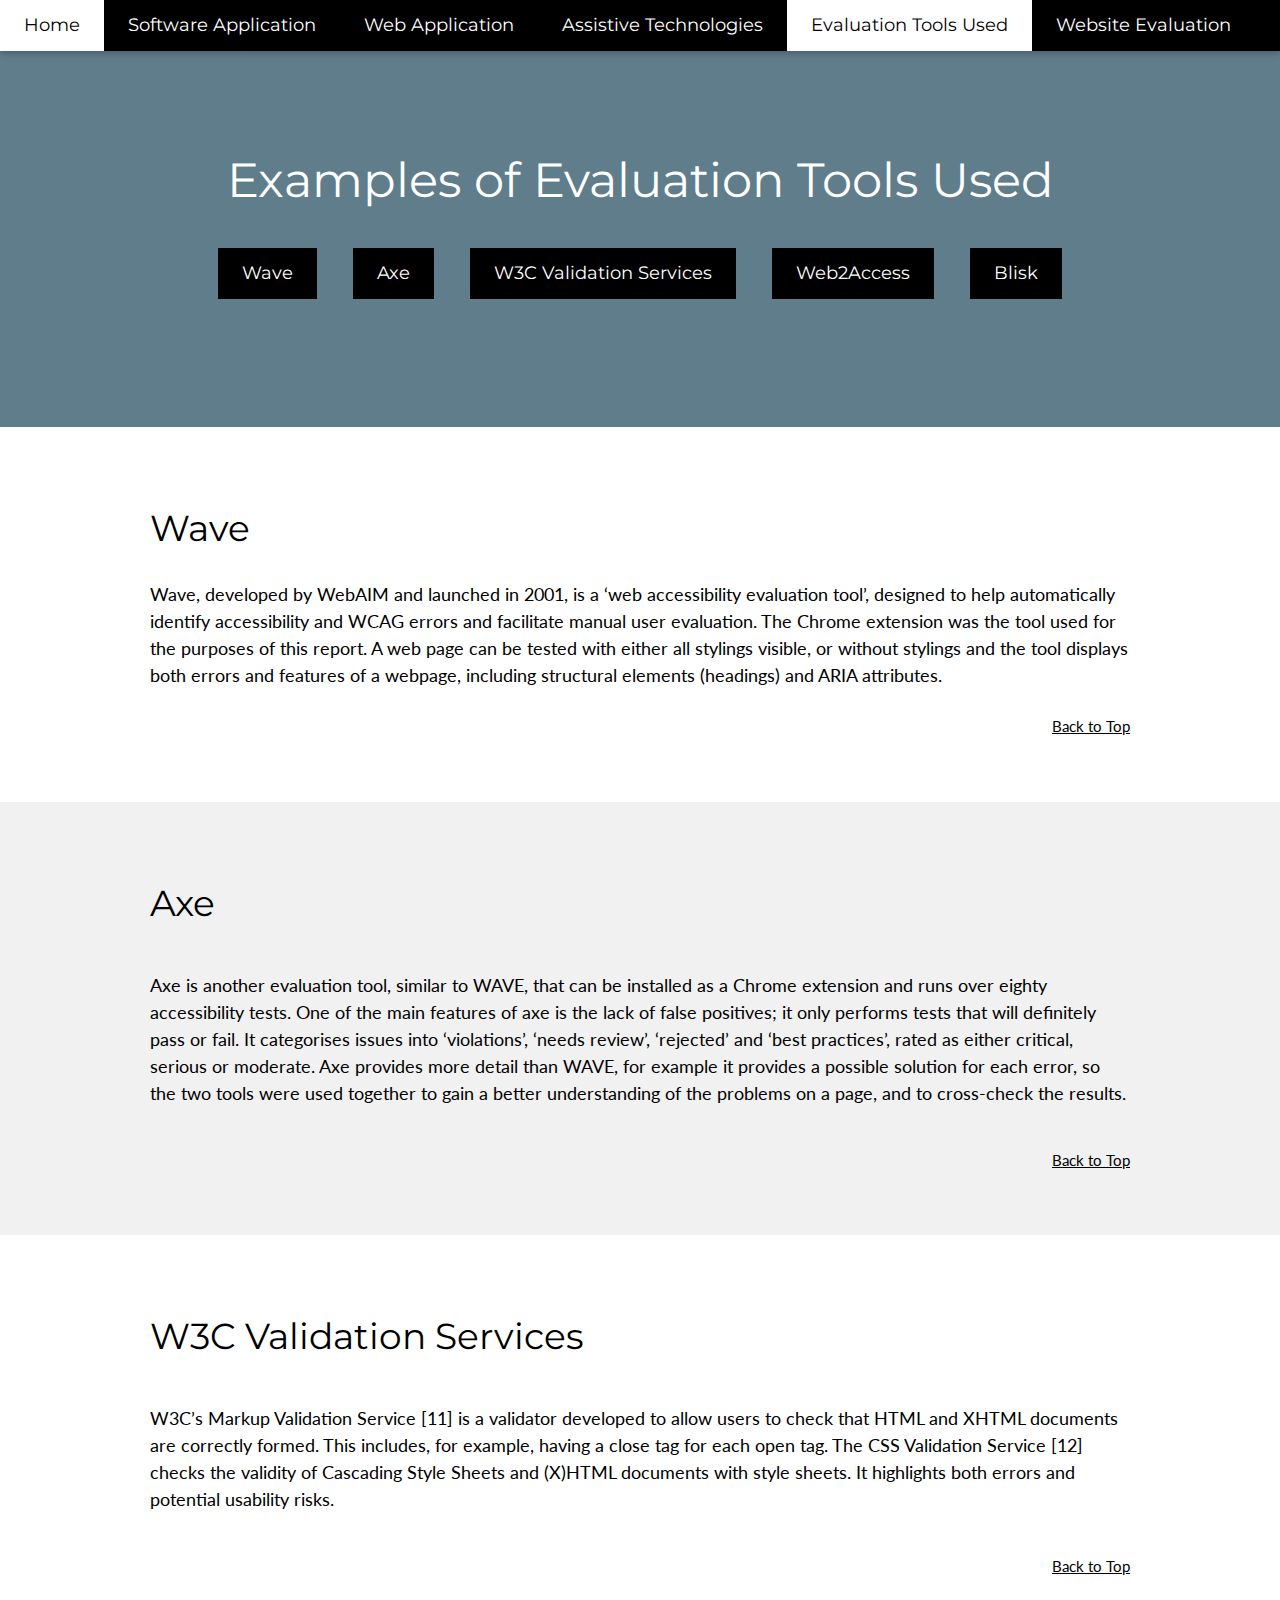
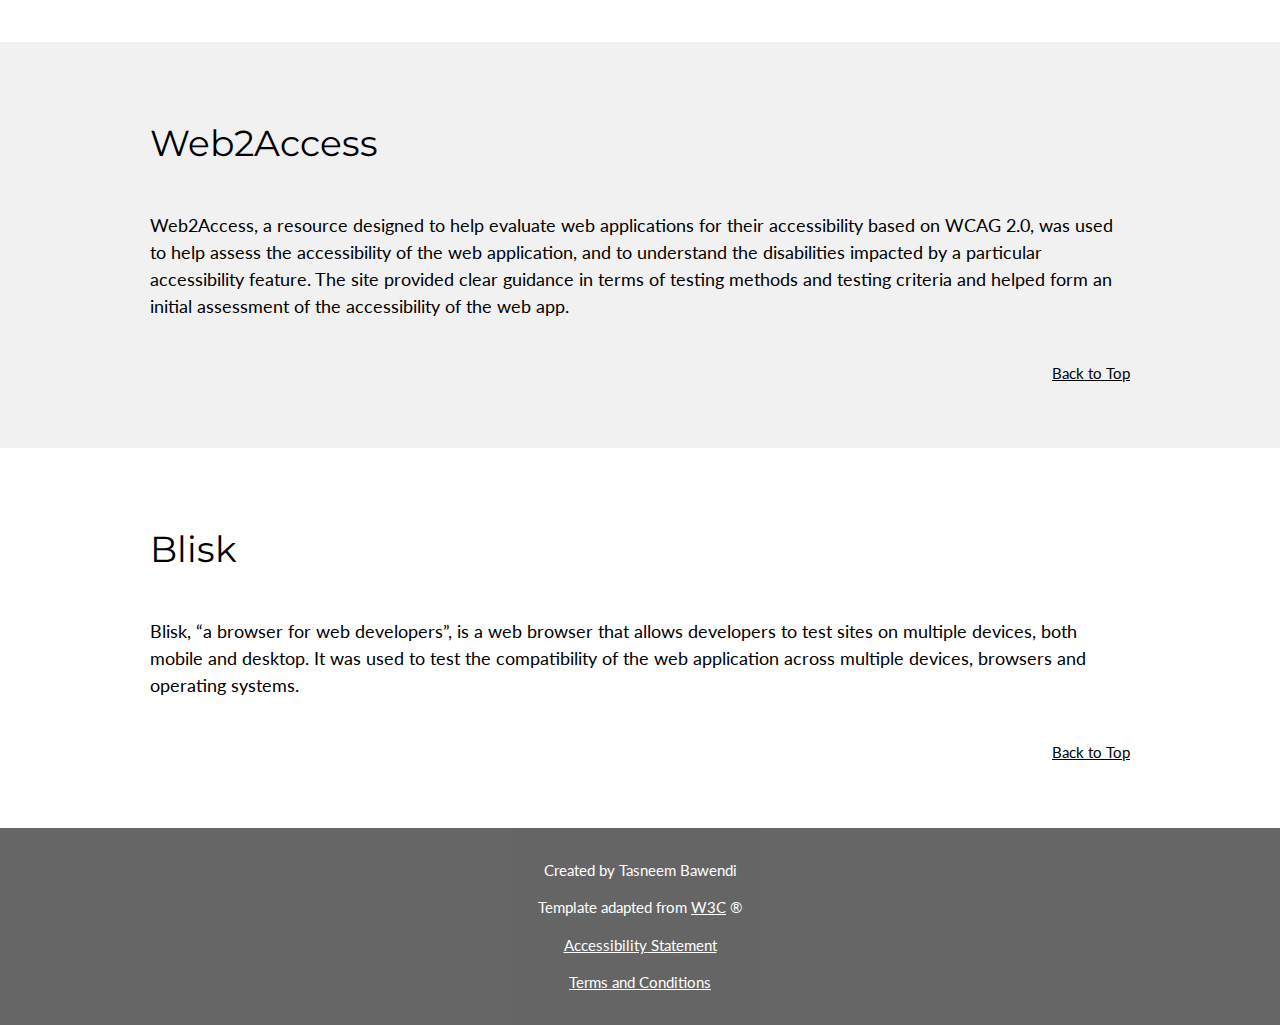
<file: tools.html>
<!DOCTYPE html>
<html lang="en">
<title>COMP6219 Website: Tools</title>
<meta charset="UTF-8">
<meta name="viewport" content="width=device-width, initial-scale=1">
<link rel="stylesheet" href="w3.css">
<link rel="stylesheet" href="https://fonts.googleapis.com/css?family=Lato">
<link rel="stylesheet" href="https://fonts.googleapis.com/css?family=Montserrat">
<link rel="stylesheet" href="https://cdnjs.cloudflare.com/ajax/libs/font-awesome/4.7.0/css/font-awesome.min.css">
<style>
body,h1,h2,h3,h4,h5,h6 {font-family: "Lato", sans-serif}
.w3-bar,h1,button {font-family: "Montserrat", sans-serif}
.fa-anchor,.fa-coffee {font-size:200px}
</style>
<body>

<!-- Navbar -->
<div class="w3-top">
  <div class="w3-bar w3-black w3-card w3-left-align w3-large">
    <a class="w3-bar-item w3-button w3-hide-medium w3-hide-large w3-right w3-padding-large w3-hover-white w3-large w3-blue-grey" href="javascript:void(0);" onclick="myFunction()" title="Toggle Navigation Menu">Toggle Navigation Menu<i class="fa fa-bars"></i></a>
    <a href="index.html" class="w3-bar-item w3-button w3-padding-large w3-hover-white">Home</a>
    <a href="telegram.html" class="w3-bar-item w3-button w3-hide-small w3-padding-large w3-hover-white">Software Application</a>
    <a href="spotify.html" class="w3-bar-item w3-button w3-hide-small w3-padding-large w3-hover-white">Web Application</a>
    <a href="assistivetech.html" class="w3-bar-item w3-button w3-hide-small w3-padding-large w3-hover-white">Assistive Technologies</a>
    <a href="tools.html" class="w3-bar-item w3-button w3-hide-small w3-padding-large w3-white w3-hover-white">Evaluation Tools Used</a>
    <a href="websiteaccessibility.html" class="w3-bar-item w3-button w3-hide-small w3-padding-large w3-hover-white">Website Evaluation</a>

  </div>

  <!-- Navbar on small screens -->
  <div id="navDemo" class="w3-bar-block w3-white w3-hide w3-hide-large w3-hide-medium w3-large">
    <a href="telegram.html" class="w3-bar-item w3-button w3-padding-large">Software Application</a>
    <a href="spotify.html" class="w3-bar-item w3-button w3-padding-large">Web Application</a>
    <a href="assistivetech.html" class="w3-bar-item w3-button w3-padding-large">Assistive Technologies</a>
    <a href="tools.html" class="w3-bar-item w3-button w3-padding-large">Evaluation Tools</a>
    <a href="websiteaccessibility.html" class="w3-bar-item w3-button w3-padding-large">Website Evaluation</a>
  </div>
</div>

<!-- Header -->
<header class="w3-container w3-blue-grey w3-center" style="padding:128px 16px">
  <h1 class="w3-margin w3-xxxlarge">Examples of Evaluation Tools Used</h1>
  <button onclick="location.href='#wave'" class="w3-button w3-black w3-padding-large w3-large w3-margin-top w3-margin-right w3-margin-left">Wave</button>
  <button onclick="location.href='#axe'" class="w3-button w3-black w3-padding-large w3-large w3-margin-top w3-margin-right w3-margin-left">Axe</button>
  <button onclick="location.href='#w3cValidation'" class="w3-button w3-black w3-padding-large w3-large w3-margin-top w3-margin-right w3-margin-left">W3C Validation Services</button>
  <button onclick="location.href='#web2access'" class="w3-button w3-black w3-padding-large w3-large w3-margin-top w3-margin-right w3-margin-left">Web2Access</button>
  <button onclick="location.href='#blisk'" class="w3-button w3-black w3-padding-large w3-large w3-margin-top w3-margin-right w3-margin-left">Blisk</button>
</header>

<!-- First Grid -->
<div class="w3-row-padding w3-padding-64 w3-container" id="wave">
  <div class="w3-content">
      <h1>Wave</h1>
      <h5 class="w3-padding-16">Wave, developed by WebAIM and launched in 2001, is a ‘web accessibility evaluation tool’, designed to help automatically identify accessibility and WCAG errors and facilitate manual user evaluation. The Chrome extension was the tool used for the purposes of this report.
A web page can be tested with either all stylings visible, or without stylings and the tool displays both errors and features of a webpage, including structural elements (headings) and ARIA attributes.
</h5>
<div class="w3-right">
  <a href="#" class="back_to_top"> Back to Top</a>
</div>

  </div>
</div>

<!-- Second Grid -->
<div class="w3-row-padding w3-light-grey w3-padding-64 w3-container" id="axe">
  <div class="w3-content">
      <h1>Axe</h1>
      <h5 class="w3-padding-32">Axe is another evaluation tool, similar to WAVE, that can be installed as a Chrome extension and runs over eighty accessibility tests. One of the main features of axe is the lack of false positives; it only performs tests that will definitely pass or fail. It categorises issues into ‘violations’, ‘needs review’, ‘rejected’ and ‘best practices’, rated as either critical, serious or moderate. Axe provides more detail than WAVE, for example it provides a possible solution for each error, so the two tools were used together to gain a better understanding of the problems on a page, and to cross-check the results. </h5>
      <div class="w3-right">
        <a href="#" class="back_to_top"> Back to Top</a>
      </div>

  </div>
</div>


<!-- First Grid -->
<div class="w3-row-padding w3-padding-64 w3-container" id="w3cValidation">
  <div class="w3-content">
    <!-- <div class="w3-twothird"> -->
      <h1>W3C Validation Services</h1>
      <h5 class="w3-padding-32">W3C’s Markup Validation Service [11] is a validator developed to allow users to check that HTML and XHTML documents are correctly formed. This includes, for example, having a close tag for each open tag. The CSS Validation Service [12] checks the validity of Cascading Style Sheets and (X)HTML documents with style sheets. It highlights both errors and potential usability risks.</h5>
      <div class="w3-right">
        <a href="#" class="back_to_top"> Back to Top</a>
      </div>

  </div>
</div>

<!-- Second Grid -->
<div class="w3-row-padding w3-light-grey w3-padding-64 w3-container" id="web2access">
  <div class="w3-content">
      <h1>Web2Access</h1>
      <h5 class="w3-padding-32">Web2Access, a resource designed to help evaluate web applications for their accessibility based on WCAG 2.0, was used to help assess the accessibility of the web application, and to understand the disabilities impacted by a particular accessibility feature.
        The site provided clear guidance in terms of testing methods and testing criteria and helped form an initial assessment of the accessibility of the web app. </h5>

        <div class="w3-right">
          <a href="#" class="back_to_top"> Back to Top</a>
        </div>

  </div>
</div>

<!-- First Grid -->
<div class="w3-row-padding w3-padding-64 w3-container" id="blisk">
  <div class="w3-content">
      <h1>Blisk</h1>
      <h5 class="w3-padding-32">Blisk, “a browser for web developers”, is a web browser that allows developers to test sites on multiple devices, both mobile and desktop. It was used to test the compatibility of the web application across multiple devices, browsers and operating systems.</h5>
      <div class="w3-right">
        <a href="#" class="back_to_top"> Back to Top</a>
      </div>

  </div>
</div>

<!-- Footer -->
<footer class="w3-container w3-black w3-padding-16 w3-center w3-opacity">
 <p>Created by Tasneem Bawendi</p>
 <p>Template adapted from <a href="https://www.w3schools.com/w3css/w3css_templates.asp" target="_blank">W3C</a> ®</p>
 <p><a href="accessibilityStatement.html" target="_blank">Accessibility Statement</a></p>
 <p><a href="https://www.termsfeed.com/terms-conditions/81574f91f42cd8895207a1f52e9bad9a" target="_blank">Terms and Conditions</a></p>
</footer>

<script>
// Used to toggle the menu on small screens when clicking on the menu button
function myFunction() {
  var x = document.getElementById("navDemo");
  if (x.className.indexOf("w3-show") == -1) {
    x.className += " w3-show";
  } else {
    x.className = x.className.replace(" w3-show", "");
  }
}
</script>

</body>
</html>
</file>
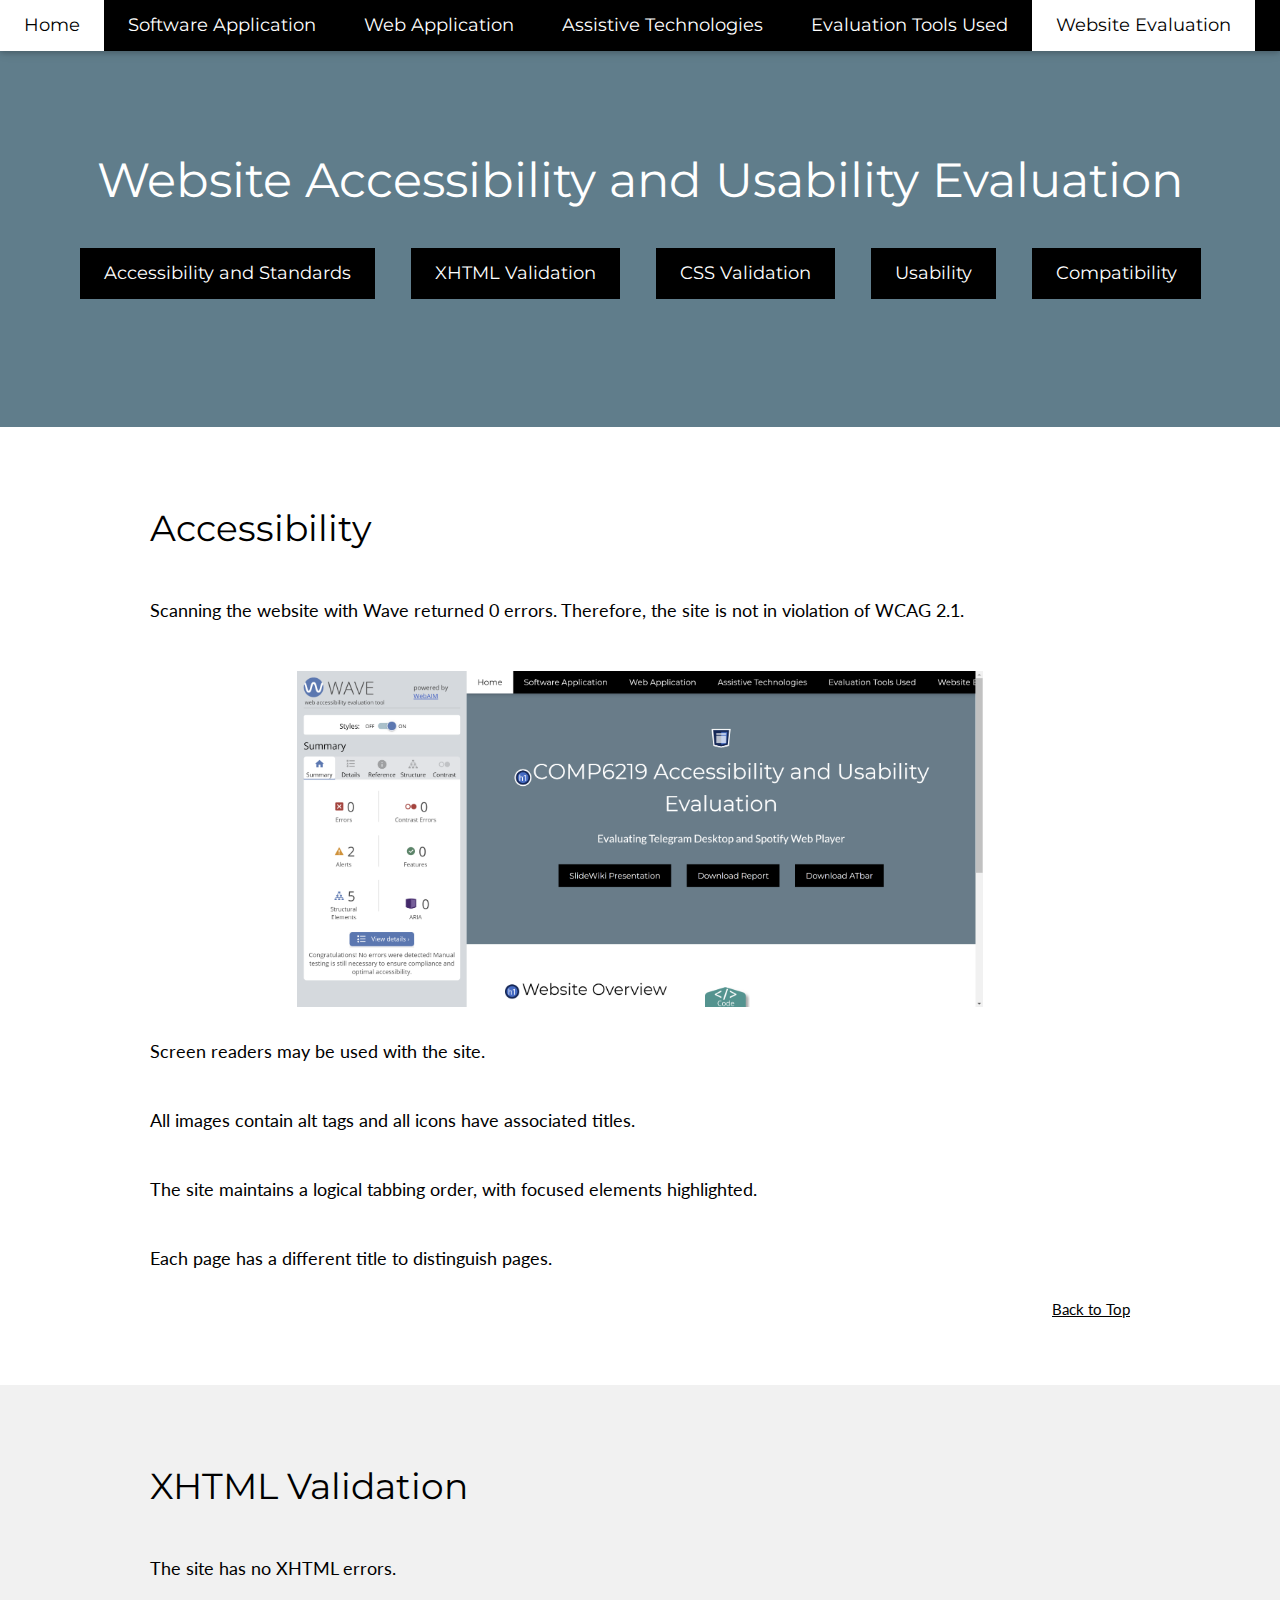
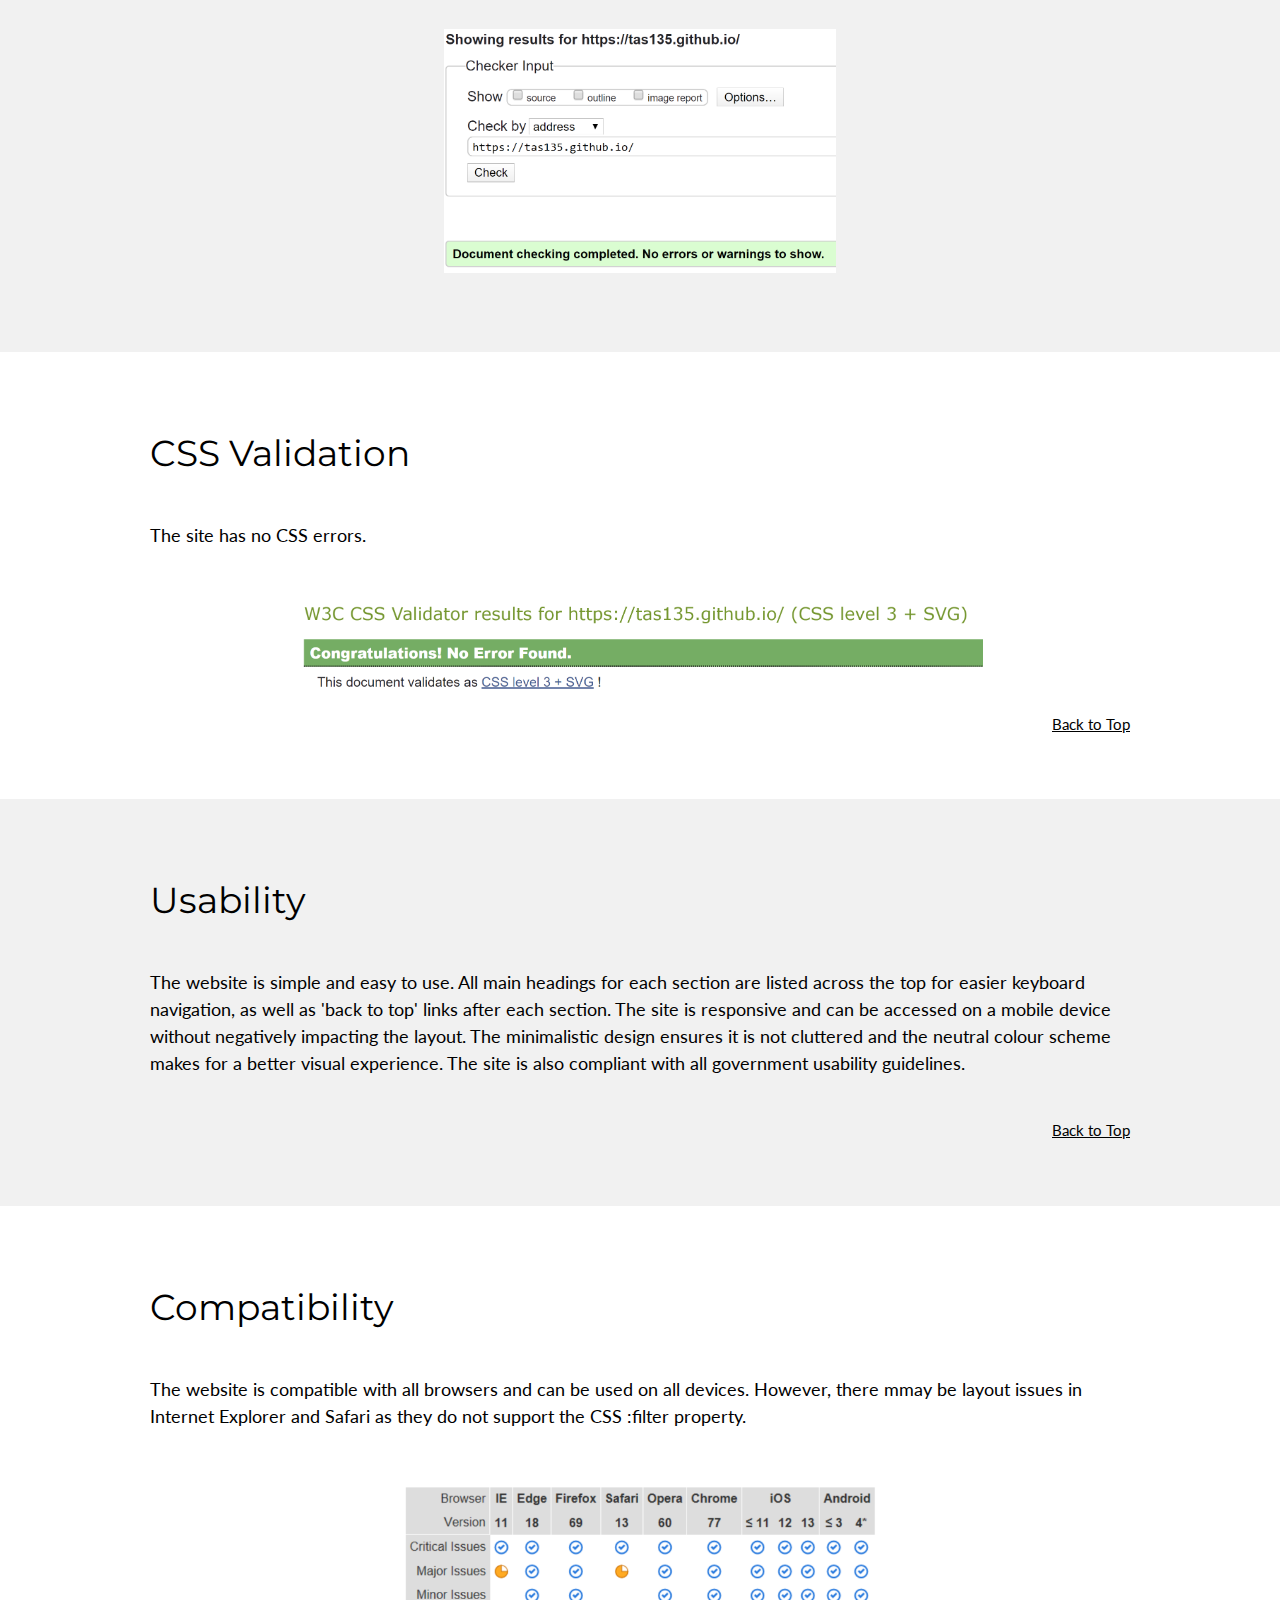
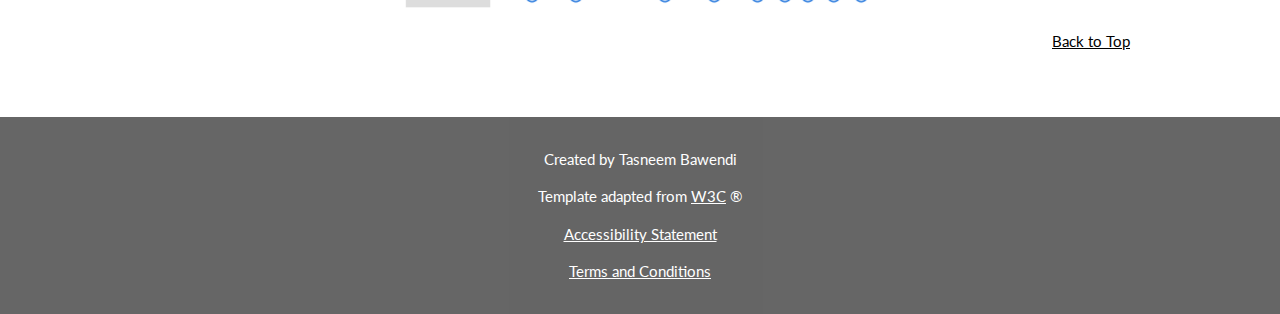
<file: websiteaccessibility.html>
<!DOCTYPE html>
<html lang="en">
<title>COMP6219 Website: Website Details</title>
<meta charset="UTF-8">
<meta name="viewport" content="width=device-width, initial-scale=1">
<link rel="stylesheet" href="w3.css">
<link rel="stylesheet" href="https://fonts.googleapis.com/css?family=Lato">
<link rel="stylesheet" href="https://fonts.googleapis.com/css?family=Montserrat">
<link rel="stylesheet" href="https://cdnjs.cloudflare.com/ajax/libs/font-awesome/4.7.0/css/font-awesome.min.css">
<style>
body,h1,h2,h3,h4,h5,h6 {font-family: "Lato", sans-serif}
.w3-bar,h1,button {font-family: "Montserrat", sans-serif}
.fa-anchor,.fa-coffee {font-size:200px}
</style>
<body>

<!-- Navbar -->
<div class="w3-top">
  <div class="w3-bar w3-black w3-card w3-left-align w3-large">
    <a class="w3-bar-item w3-button w3-hide-medium w3-hide-large w3-right w3-padding-large w3-hover-white w3-large w3-blue-grey" href="javascript:void(0);" onclick="myFunction()" title="Toggle Navigation Menu">Toggle Navigation Menu<i class="fa fa-bars"></i></a>
    <a href="index.html" class="w3-bar-item w3-button w3-padding-large w3-hover-white">Home</a>
    <a href="telegram.html" class="w3-bar-item w3-button w3-hide-small w3-padding-large w3-hover-white">Software Application</a>
    <a href="spotify.html" class="w3-bar-item w3-button w3-hide-small w3-padding-large w3-hover-white">Web Application</a>
    <a href="assistivetech.html" class="w3-bar-item w3-button w3-hide-small w3-padding-large w3-hover-white">Assistive Technologies</a>
    <a href="tools.html" class="w3-bar-item w3-button w3-hide-small w3-padding-large w3-hover-white">Evaluation Tools Used</a>
    <a href="websiteaccessibility.html" class="w3-bar-item w3-button w3-hide-small w3-padding-large w3-white w3-hover-white ">Website Evaluation</a>

  </div>

  <!-- Navbar on small screens -->
  <div id="navDemo" class="w3-bar-block w3-white w3-hide w3-hide-large w3-hide-medium w3-large">
    <a href="telegram.html" class="w3-bar-item w3-button w3-padding-large">Software Application</a>
    <a href="spotify.html" class="w3-bar-item w3-button w3-padding-large">Web Application</a>
    <a href="assistivetech.html" class="w3-bar-item w3-button w3-padding-large">Assistive Technologies</a>
    <a href="tools.html" class="w3-bar-item w3-button w3-padding-large">Evaluation Tools</a>
    <a href="websiteaccessibility.html" class="w3-bar-item w3-button w3-padding-large">Website Evaluation</a>
  </div>
</div>

<!-- Header -->
<header class="w3-container w3-blue-grey w3-center" style="padding:128px 16px">
  <h1 class="w3-margin w3-xxxlarge">Website Accessibility and Usability Evaluation</h1>
  <button onclick="location.href='#websiteAccessibility'" class="w3-button w3-black w3-padding-large w3-large w3-margin-top w3-margin-right w3-margin-left">Accessibility and Standards</button>
  <button onclick="location.href='#xhtmlval'" class="w3-button w3-black w3-padding-large w3-large w3-margin-top w3-margin-right w3-margin-left">XHTML Validation</button>
  <button onclick="location.href='#cssval'" class="w3-button w3-black w3-padding-large w3-large w3-margin-top w3-margin-right w3-margin-left">CSS Validation</button>
  <button onclick="location.href='#websiteUsability'" class="w3-button w3-black w3-padding-large w3-large w3-margin-top w3-margin-right w3-margin-left">Usability</button>
  <button onclick="location.href='#websiteCompatibility'" class="w3-button w3-black w3-padding-large w3-large w3-margin-top w3-margin-right w3-margin-left">Compatibility</button>
</header>

<!-- First Grid -->
<div class="w3-row-padding w3-padding-64 w3-container" id="websiteAccessibility">
  <div class="w3-content">
      <h1>Accessibility</h1>
      <h5 class="w3-padding-32"> Scanning the website with Wave returned 0 errors. Therefore, the site is not in violation of WCAG 2.1.
      </h5>

      <div class="w3-center">
        <p>
                <img style="border:0;width:70%;height:70%"
                    src="wave.png"
                    alt="Wave results, no errors" />
        </p>
      </div>

      <h5 class="w3-padding-16"> Screen readers may be used with the site.
      </h5>
      <h5 class="w3-padding-16"> All images contain alt tags and all icons have associated titles.
      </h5>
      <h5 class="w3-padding-16"> The site maintains a logical tabbing order, with focused elements highlighted.
      </h5>
      <h5 class="w3-padding-16"> Each page has a different title to distinguish pages.
      </h5>

      <div class="w3-right">
        <a href="#" class="back_to_top"> Back to Top</a>
      </div>

  </div>
</div>




<div class="w3-row-padding w3-light-grey w3-padding-64 w3-container" id="xhtmlval">
  <div class="w3-content">

      <h1>XHTML Validation</h1>
      <h5 class="w3-padding-32">The site has no XHTML errors.</h5>
      <div class="w3-center">
        <p>
                <img style="border:0;width:40%;height:40%"
                    src="html.png"
                    alt="Result of XHTML validation, no errors" />
        </p>
      </div>

  </div>
</div>


<div class="w3-row-padding w3-padding-64 w3-container" id="cssval">
  <div class="w3-content">
      <h1>CSS Validation</h1>
      <h5 class="w3-padding-32">The site has no CSS errors.</h5>


    <div class="w3-center">
      <p>
              <img style="border:0;width:70%;height:70%"
                  src="cssvalid.png"
                  alt="Result of CSS validation, no errors" />
      </p>
    </div>
    <div class="w3-right">
      <a href="#" class="back_to_top"> Back to Top</a>
    </div>
  </div>
</div>

<!-- Second Grid -->
<div class="w3-row-padding w3-light-grey w3-padding-64 w3-container" id="websiteUsability">
  <div class="w3-content">

      <h1>Usability</h1>
      <h5 class="w3-padding-32">
        The website is simple and easy to use. All main headings for each section are listed across the top for easier keyboard navigation, as well as 'back to top' links after each section.
      The site is responsive and can be accessed on a mobile device without negatively impacting the layout. The minimalistic design ensures it is not cluttered and the neutral colour scheme makes for a better visual experience. The site is also compliant with all government usability guidelines. </h5>
      <div class="w3-right">
        <a href="#" class="back_to_top"> Back to Top</a>
      </div>
  </div>

</div>


<!-- First Grid -->
<div class="w3-row-padding w3-padding-64 w3-container" id="websiteCompatibility">
  <div class="w3-content">
      <h1>Compatibility</h1>
      <h5 class="w3-padding-32"> The website is compatible with all browsers and can be used on all devices. However, there mmay be layout issues in Internet Explorer and Safari as they do not support the CSS :filter property. </h5>
      <div class="w3-center">
        <p>
                <img style="border:0;width:50%;height:50%"
                    src="compat.png"
                    alt="compatibility results" />
        </p>
      </div>
      <div class="w3-right">
        <a href="#" class="back_to_top"> Back to Top</a>
      </div>
  </div>
</div>

<!-- Footer -->
<footer class="w3-container w3-black w3-padding-16 w3-center w3-opacity">
 <p>Created by Tasneem Bawendi</p>
 <p>Template adapted from <a href="https://www.w3schools.com/w3css/w3css_templates.asp" target="_blank">W3C</a> ®</p>
 <p><a href="accessibilityStatement.html" target="_blank">Accessibility Statement</a></p>
 <p><a href="https://www.termsfeed.com/terms-conditions/81574f91f42cd8895207a1f52e9bad9a" target="_blank">Terms and Conditions</a></p>
</footer>
<script>
// Used to toggle the menu on small screens when clicking on the menu button
function myFunction() {
  var x = document.getElementById("navDemo");
  if (x.className.indexOf("w3-show") == -1) {
    x.className += " w3-show";
  } else {
    x.className = x.className.replace(" w3-show", "");
  }
}
</script>

</body>
</html>
</file>
